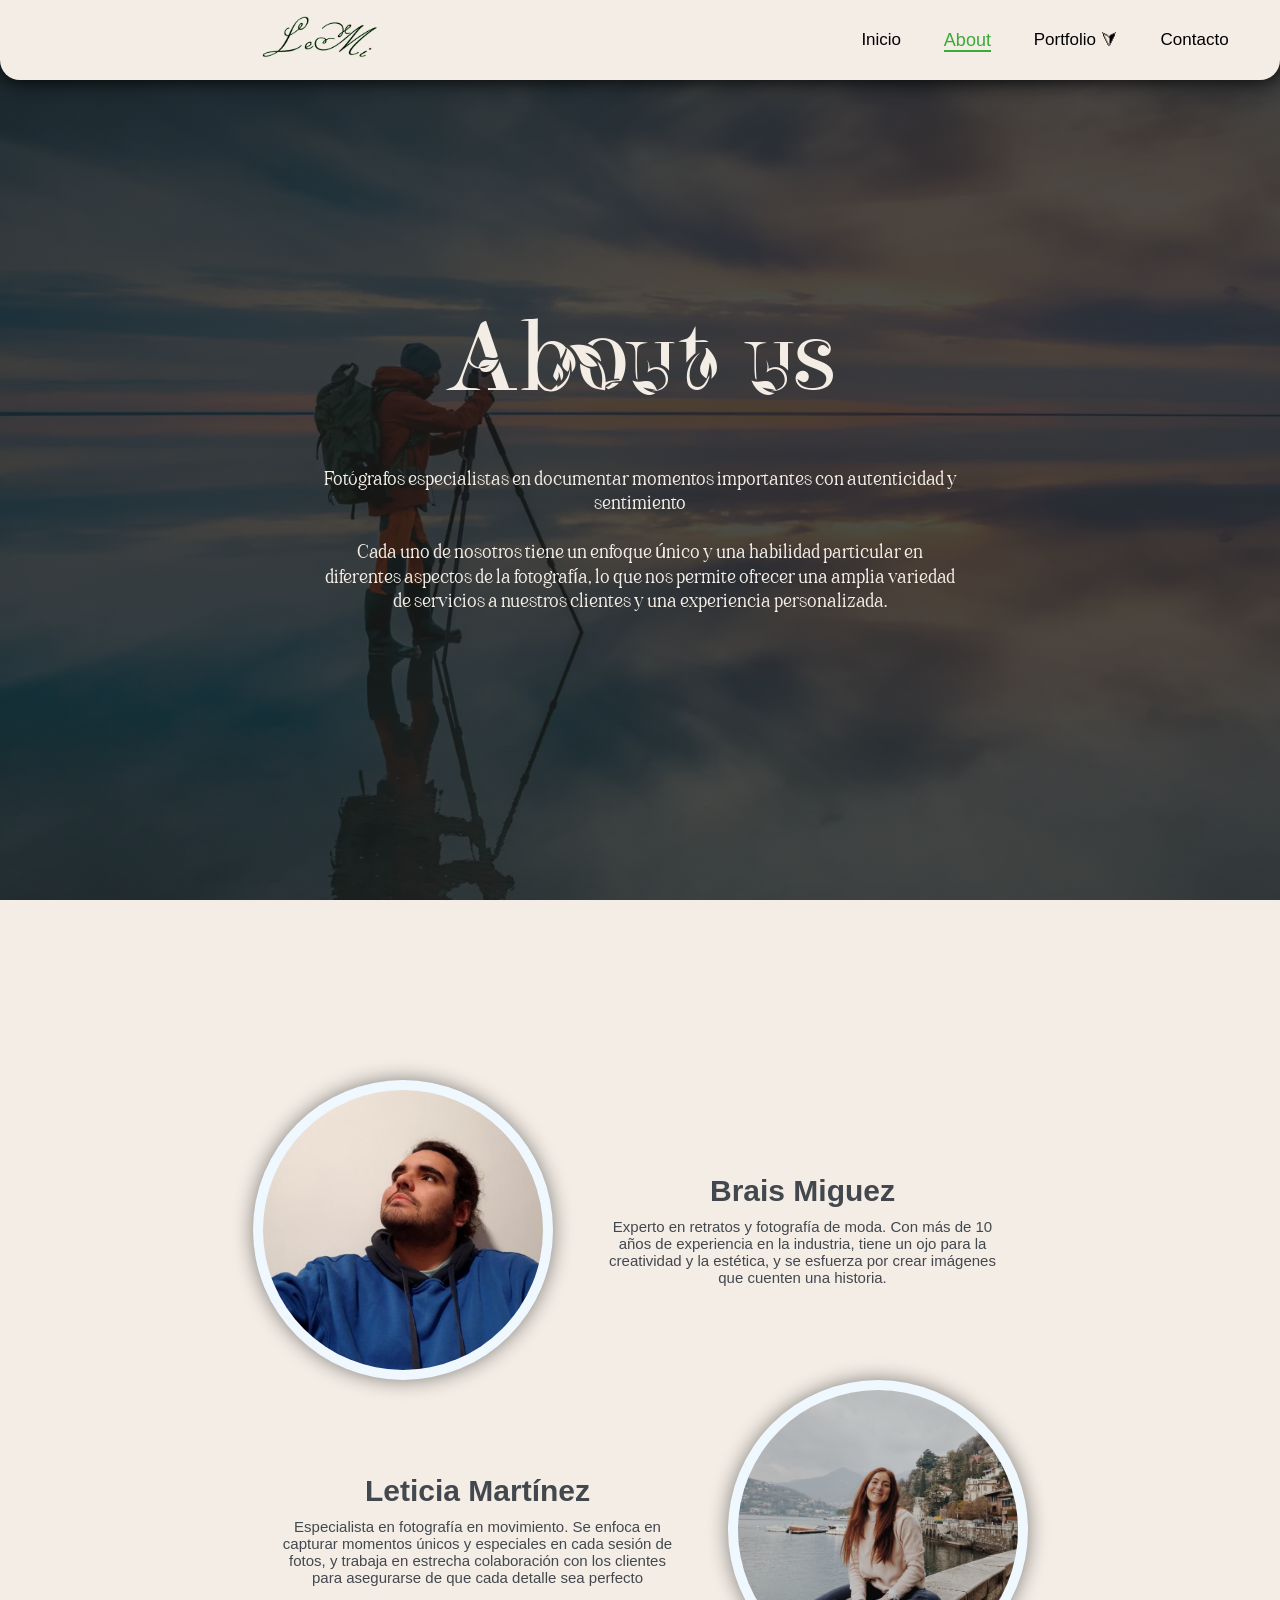
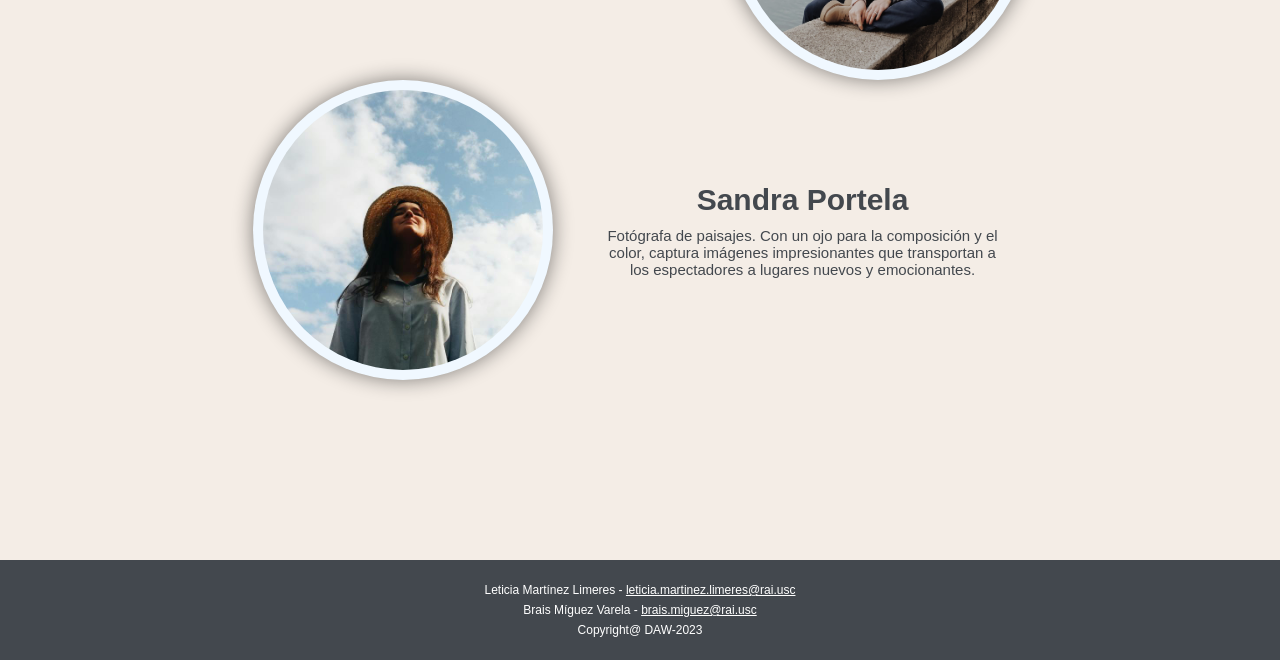
<file: html/aboutUs.html>
<!DOCTYPE html>
<html>

<head>
    <title>Fotografías Lemi</title>
    <meta charset="UTF-8">
        <meta name="viewport" content="width=device-width, initial-scale=1.0">
        <link rel="stylesheet" href="../styles/generalStyle.css">
        <link rel="stylesheet" href="../styles/aboutUsStyle.css">

        <!-- Estas lineas son para cambiar el color del navegador en android y ios. Ni en google chrome ni en Firefox se ve afectado -->
        <meta name="theme-color" content="#f4ede6">
        <meta name="msapplication-navbutton-color" content="#f4ede6">
        <meta name="apple-mobile-web-app-status-bar-style" content="#f4ede6">

</head>

<body>
    <nav class="navegacion">
        <div class="contenedorLogo">
            <img src="../images/logo.png" alt="">
        </div>

        <div class="contenedorEnlaces">
            <ul class="listaEnlaces">
                <li class="enlaceNavegacionL"><a href="./index.html">Inicio</a></li>
                <li class="enlaceNavegacionL active"><a href="./aboutUs.html">About</a></li>
                <li class="enlaceNavegacionL portfolio"><a href="./portfolio.html">Portfolio ⮛</a>
                    <ul class="listaEnlacesPortfolio">
                        <li class="subEnlaceNavegacionL"><a
                                href="./portfolioComida.html">Comida</a></li>
                        <li class="subEnlaceNavegacionL"><a
                                href="./portfolioViajes.html">Viajes</a></li>
                        <li class="subEnlaceNavegacionL"><a
                                href="./portfolioGimnasia.html">Gimnasia</a></li>
                        <li class="subEnlaceNavegacionL"><a
                                href="./portfolioAnimales.html">Animales</a></li>
                    </ul>
                </li>
                <li class="enlaceNavegacionL"><a href="./contacto.html">Contacto</a></li>
            </ul>
        </div>
    </nav>

    <header>
        <div class="contenedorTitulo">
            <h1 class="titulo">About us</h1>
            <p class="subtitulo">
                Fotógrafos especialistas en documentar momentos importantes con autenticidad y sentimiento
                <br>
                <br>
                Cada uno de nosotros tiene un enfoque único y una habilidad particular en diferentes aspectos de la
                fotografía, lo que nos permite ofrecer una amplia variedad de servicios a nuestros clientes y una
                experiencia personalizada.
            </p>
        </div>
    </header>

    <section id="contenedorSocios">
        <div class="socio">
            <div class="perfilSocio">
                <img src="" alt="" id="socio1Imagen">
            </div>
            <div class="descripcionSocio">
                <h3 class="nombreSocio" id="socio1Nombre"></h3>
                <p id="socio1Texto"></p>
            </div>
        </div>
        <div class="socio segundoSocio">
            <div class="descripcionSocio">
                <h3 class="nombreSocio" id="socio2Nombre"></h3>
                <p id="socio2Texto"> </p>
            </div>
            <div class="perfilSocio">
                <img src="" alt="" id="socio2Imagen">
            </div>
        </div>
        <div class="socio">
            <div class="perfilSocio">
                <img src="" alt="" id="socio3Imagen">
            </div>
            <div class="descripcionSocio">
                <h3 class="nombreSocio" id="socio3Nombre"></h3>
                <p id="socio3Texto"></p>
            </div>
        </div>
    </section>

    <footer>
        <p>Leticia Martínez Limeres - <a
                href="mailto:leticia.martinez.limeres@rai.usc">leticia.martinez.limeres@rai.usc</a></p>
        <p>Brais Míguez Varela - <a href="mailto:brais.miguez@rai.usc">brais.miguez@rai.usc</a></p>
        <p>Copyright@ DAW-2023</p>
    </footer>


    <script src="../js/jquery-3.6.4.min.js"></script>
    <script src="../js/aboutUs1.js"></script>

</body>

</html>
</file>
<file: styles/generalStyle.css>
/*+++++++++++++++++++++
=====================================
 Plantilla : Fotografia LeMi (estilos generales para todas las paginas)
 Author Name : Leticia Martinez y Brais Miguez
 Version : 1.0
===============================
+++++++++++++++++++*/
@import url("https://fonts.googleapis.com/css2?family=Josefin+Sans:ital,wght@0,100;0,200;0,300;0,400;0,500;0,600;0,700;1,100;1,200;1,300;1,400;1,500;1,600&family=Rubik:ital,wght@0,300;0,400;0,500;0,600;0,700;0,800;0,900;1,300;1,400;1,500;1,600;1,700;1,800;1,900&display=swap");

*,
*::after,
*::before {
  margin: 0;
  padding: 0;
  box-sizing: border-box;
  font-family: "Roboto", sans-serif;
}

:root {
  --color-principal-claro: rgb(244, 237, 230);
  --color-principal-claro-transparente: rgba(244, 237, 230, 0.6);
  --color-principal-claro-semitransparente: rgba(244, 237, 230, 0.9);
  --color-complementario-claro: #3aaa38;
  --color-complementario-mas-claro: rgb(216, 238, 215);
  --color-white: #fff;
  --color-black: #2b2a2a;
  --color-grey-body: #43484e;
  --color-grey-light: #ccc;
  --enviar-mensaje-shadow: rgba(0, 0, 0, 0.4);
}

::selection {
  background-color: #d8eed7;
}

@font-face {
  font-family: "Karatone";
  src: url("../fonts/Karatonedemo-0Wr79.ttf");
}

@font-face {
  font-family: "Leafy";
  src: url("../fonts/Leafy-Regular.ttf");
}
@font-face {
  font-family: "Prestigious";
  src: url("../fonts/Prestigious.otf");
}
@font-face {
  font-family: "Daisy";
  src: url("../fonts/Daisy-Regular.ttf");
}
@font-face {
  font-family: "Loistave";
  src: url("../fonts/Loistave.ttf");
}
@font-face {
  font-family: "Maglite";
  src: url("../fonts/Maglite.ttf");
}
@font-face {
  font-family: "Harmonais Italic";
  src: url("../fonts/HarmonaisItalic.otf");

}

@font-face {
  font-family: "Harmonais";
  src: url("../fonts/HarmonaisRegualar.otf");
}

html {
  font-size: 62.5%;
  scroll-behavior: smooth;
  -moz-osx-font-smoothing: grayscale;
  -webkit-font-smoothing: antialiased;
}
a {
  text-decoration: none;
  color: inherit;
  font-family: inherit;
  font-weight: inherit;
}
body {
  background-color: var(--color-principal-claro);
  overflow-x: hidden;
}

section,
header {
  min-height: 100vh;
  width: 100vw;
}

/*--Navegacion--*/

nav {
  display: grid;
  position: fixed;
  top:0;
  width: 100vw;
  height: 80px;
  grid-template-columns: 1fr 1fr;
  background-color: var(--color-principal-claro);
  align-items: center;
  align-content: center;
  box-shadow: 0 0 20px black;
  border-bottom-left-radius: 20px;
  border-bottom-right-radius: 20px;
  font-family: "Josefine Sans", sans-serif;
  font-weight: 100;
  font-size: 17px;
  z-index: 10;
}

h1.titulo {
  font-family: "Leafy", Helvetica, serif;
  font-size: 100px;
  color: var(--color-principal-claro);
  font-weight: 200;
}

h2.subtitulo {
  font-family: "Karatone", Helvetica, sans-serif;
  font-size: 28px;
  font-weight: 200;
  color: var(--color-principal-claro);
}


h2.titulo {
  font-family: "Harmonais Italic", Helvetica, sans-serif;
  font-size: 90px;
  color: rgba(0, 0, 0, 0.68);
  margin-bottom: 30px;
  font-weight: 300;
}

h4.subtitulo {
  font-weight: 200;
  font-size: 20px;
  width: 80%;
  margin: 0 auto;
  text-align: justify;
  color: rgba(0, 0, 0, 0.419);
  font-weight: 400;
}

.contenedorLogo {
  width: 100%;
  text-align: center;
}

.contenedorLogo > img {
  height: 50px;
}

.contenedorEnlaces {
  width: 100%;
  height: 100%;
  padding-left: 200px;
  padding-right: 30px;
  margin: auto;
  align-self: center;
}

.listaEnlaces {
  display: flex;
  height: 100%;
  justify-content: space-around;
  align-items: center;
  align-content: center;
}

.enlaceNavegacionL {
  list-style: none;
  position: relative;
}

.enlaceNavegacionL > a {
  color: black;
}

.enlaceNavegacionL.active > a,
.subenlaceNavegacionL.active > a {
  color: var(--color-complementario-claro);
  font-size: large;
  border-bottom: 2px solid var(--color-complementario-claro);
}

.listaEnlacesPortfolio{
  display: none;
  position: absolute;
  top: 100%;
  width: 100px;
  list-style: none;
  background-color: var(--color-principal-claro);
  border-radius: 10px;
  box-shadow: 0 0 10px black;
  padding: 10px;
  margin-top: 2px;
}

.listaEnlacesPortfolio > li{
  padding: 5px;
  justify-content: center; 
  border-bottom: 2px solid rgba(0, 0, 0, 0); 
  transition: all 0.3s ease;
}

.listaEnlacesPortfolio > li:hover{
  background-color: var( --color-principal-claro);
  border-bottom: 2px solid var(--color-grey-body);
}

.portfolio:hover > ul{
  display: block;
}

/* -- Footer -- */
footer{
  background-color: var(--color-grey-body);
  padding: 20px;
}

footer > p{
  color: white;
  padding: 3px;
  text-align: center;
  font-size: 12px;
}

footer > p > a{
  text-decoration: underline;
}


@media only screen and (max-width: 900px){
  nav{
    display: none;
  }
}

@media only screen and (max-width: 600px){
  h1.titulo{
    font-size: 60px;
  }

  h2.titulo{
    font-size: 50px;
  }
}
</file>
<file: styles/aboutUsStyle.css>
/*+++++++++++++++++++++
=====================================
 Plantilla : Fotografia LeMi - About Us
 Author Name : Leticia Martinez y Brais Miguez
 Version : 1.0
===============================
+++++++++++++++++++*/

/*Header de la pagina*/

header {
    padding-top: 80px;
    background-size: cover;
    background-attachment: fixed;
    position: relative;
    background-image: linear-gradient(
        to left bottom,
        rgba(26, 27, 25, 0.784),
        rgba(26, 27, 25, 0.784)
      ),
    url("../images/fotografoFondo.webp");

}

.contenedorTitulo{
    position: absolute;
    top: 50%;
    left: 50%;
    transform: translate(-50%, -50%);
    text-align: center;
    
}

.contenedorTitulo>*{
    color: var(--color-principal-claro);
}

.subtitulo{
    margin-top: 50px;
    font-size: 20px;
    font-family: "Karatone", Helvetica, sans-serif;
}


/*Seccion de los socios*/

#contenedorSocios{
    padding: 30px;
    margin: 150px 0px;
    display: flex;
    flex-direction: column;
    align-items: center;
}

.socio{
    display: flex;
    flex-direction: row;
    max-width: 800px;
    width: 100%;
}

.perfilSocio{
    width: 300px;
    height: 300px;
    margin: auto;
    padding: 10px;
    border-radius: 50%;
    box-shadow: 0 0 20px rgba(0, 0, 0, 0.473);
    background-color: aliceblue;
}

.perfilSocio img{
    width: 100%;
    height: 100%;
    border-radius: 50%;
    transition: all 0.4s ease-in-out;
}

.perfilSocio img:hover{
    transform: scale(1.1);
}

.descripcionSocio{
    padding: 20px;
    height: 50%;
    margin: auto;
    max-width: 450px;
    display: inline-block;
    color: var(--color-grey-body);
}

.descripcionSocio>*{
    text-align: center;
    margin: 0 auto;
    position: relative;
}

.nombreSocio{
    font-size: 30px;
    font-weight: 600;
}

.descripcionSocio p{
    margin-top: 10px;
    font-size: 15px;
}


@media only screen and (max-width: 825px) {
    .socio{
        flex-direction: column;
    }

    .socio{
        margin: 20px 0px;
    }

    .segundoSocio{
       flex-direction: column-reverse;
    }
}
</file>
